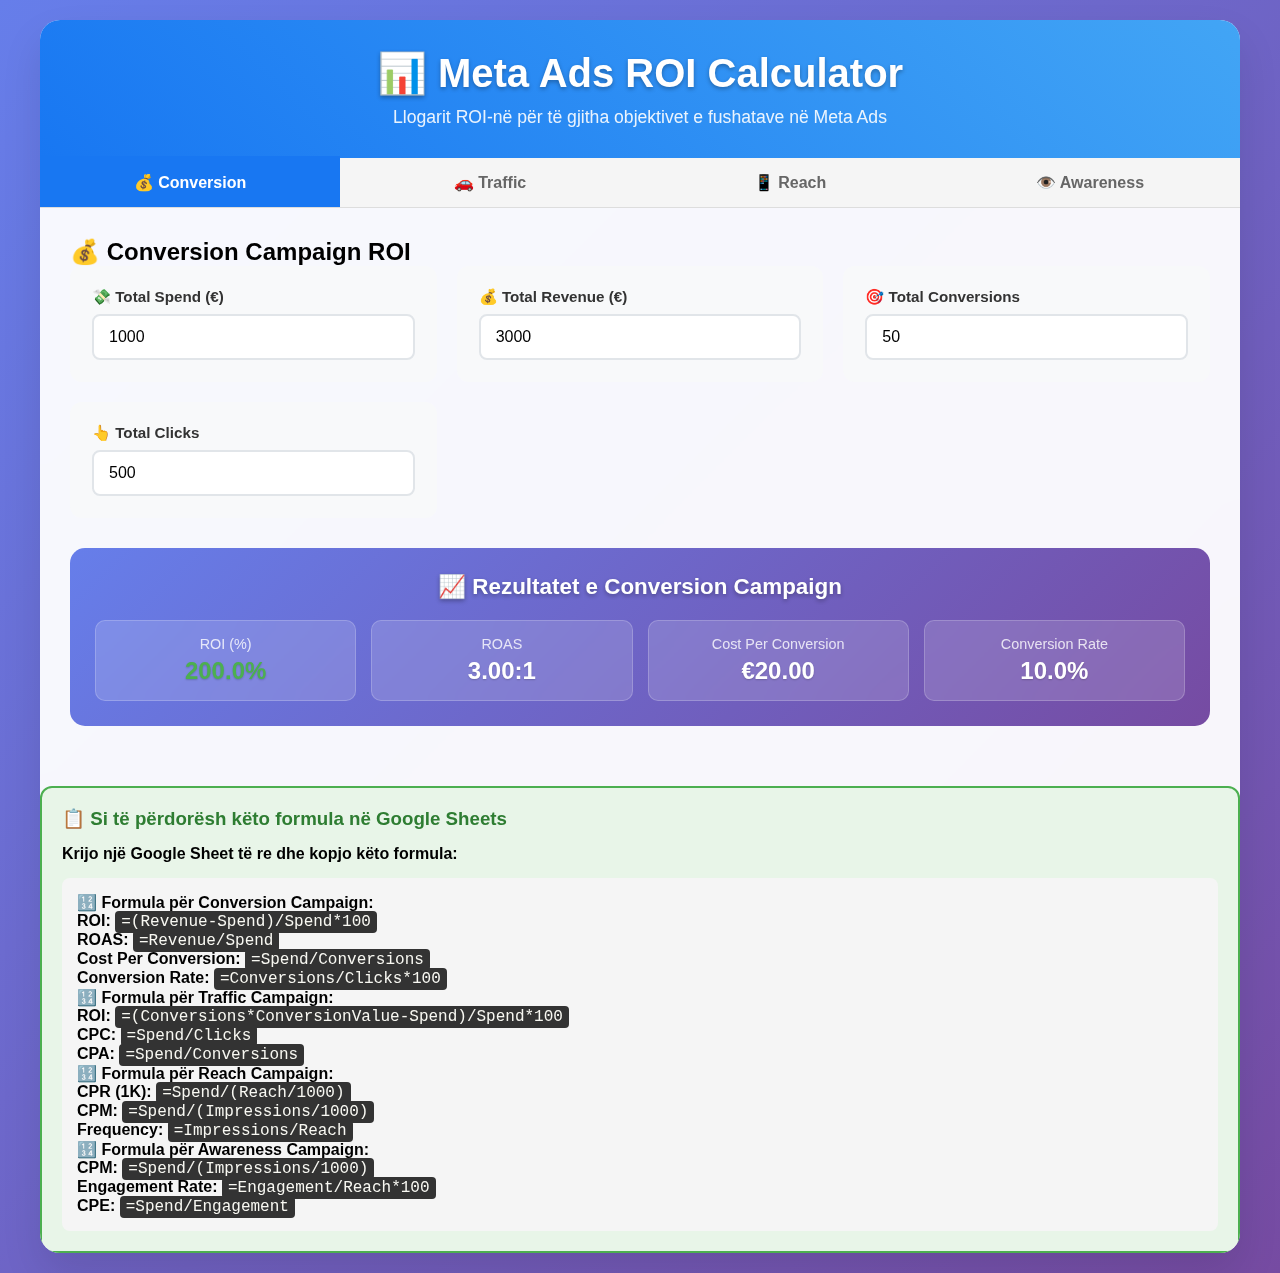
<file: index.html>
<!DOCTYPE html>
<html lang="sq">
<head>
    <meta charset="UTF-8">
    <meta name="viewport" content="width=device-width, initial-scale=1.0">
    <title>Meta Ads ROI Calculator</title>
    <link rel="stylesheet" href="style.css">
</head>
<body>
    <div class="container">
        <div class="header">
            <h1>📊 Meta Ads ROI Calculator</h1>
            <p>Llogarit ROI-në për të gjitha objektivet e fushatave në Meta Ads</p>
        </div>
        
        <div class="tabs">
            <button class="tab active" onclick="showTab('conversion')">💰 Conversion</button>
            <button class="tab" onclick="showTab('traffic')">🚗 Traffic</button>
            <button class="tab" onclick="showTab('reach')">📱 Reach</button>
            <button class="tab" onclick="showTab('awareness')">👁️ Awareness</button>
        </div>
        
        <!-- Conversion Tab -->
        <div id="conversion" class="tab-content active">
            <h2>💰 Conversion Campaign ROI</h2>
            <div class="form-grid">
                <div class="form-group">
                    <label for="conv-spend">💸 Total Spend (€)</label>
                    <input type="number" id="conv-spend" placeholder="1000" oninput="calculateConversionROI()">
                </div>
                <div class="form-group">
                    <label for="conv-revenue">💰 Total Revenue (€)</label>
                    <input type="number" id="conv-revenue" placeholder="3000" oninput="calculateConversionROI()">
                </div>
                <div class="form-group">
                    <label for="conv-conversions">🎯 Total Conversions</label>
                    <input type="number" id="conv-conversions" placeholder="50" oninput="calculateConversionROI()">
                </div>
                <div class="form-group">
                    <label for="conv-clicks">👆 Total Clicks</label>
                    <input type="number" id="conv-clicks" placeholder="500" oninput="calculateConversionROI()">
                </div>
            </div>
            
            <div class="results" id="conv-results">
                <h3>📈 Rezultatet e Conversion Campaign</h3>
                <div class="metrics-grid">
                    <div class="metric">
                        <div class="metric-label">ROI (%)</div>
                        <div class="metric-value" id="conv-roi">0%</div>
                    </div>
                    <div class="metric">
                        <div class="metric-label">ROAS</div>
                        <div class="metric-value" id="conv-roas">0:1</div>
                    </div>
                    <div class="metric">
                        <div class="metric-label">Cost Per Conversion</div>
                        <div class="metric-value" id="conv-cpc">€0</div>
                    </div>
                    <div class="metric">
                        <div class="metric-label">Conversion Rate</div>
                        <div class="metric-value" id="conv-rate">0%</div>
                    </div>
                </div>
            </div>
        </div>
        
        <!-- Traffic Tab -->
        <div id="traffic" class="tab-content">
            <h2>🚗 Traffic Campaign ROI</h2>
            <div class="form-grid">
                <div class="form-group">
                    <label for="traffic-spend">💸 Total Spend (€)</label>
                    <input type="number" id="traffic-spend" placeholder="500" oninput="calculateTrafficROI()">
                </div>
                <div class="form-group">
                    <label for="traffic-clicks">👆 Total Clicks</label>
                    <input type="number" id="traffic-clicks" placeholder="2000" oninput="calculateTrafficROI()">
                </div>
                <div class="form-group">
                    <label for="traffic-conversions">🎯 Conversions from Traffic</label>
                    <input type="number" id="traffic-conversions" placeholder="40" oninput="calculateTrafficROI()">
                </div>
                <div class="form-group">
                    <label for="traffic-value">💰 Average Conversion Value (€)</label>
                    <input type="number" id="traffic-value" placeholder="50" oninput="calculateTrafficROI()">
                </div>
            </div>
            
            <div class="results" id="traffic-results">
                <h3>📈 Rezultatet e Traffic Campaign</h3>
                <div class="metrics-grid">
                    <div class="metric">
                        <div class="metric-label">ROI (%)</div>
                        <div class="metric-value" id="traffic-roi">0%</div>
                    </div>
                    <div class="metric">
                        <div class="metric-label">Cost Per Click</div>
                        <div class="metric-value" id="traffic-cpc">€0</div>
                    </div>
                    <div class="metric">
                        <div class="metric-label">Cost Per Conversion</div>
                        <div class="metric-value" id="traffic-cpa">€0</div>
                    </div>
                    <div class="metric">
                        <div class="metric-label">Conversion Rate</div>
                        <div class="metric-value" id="traffic-rate">0%</div>
                    </div>
                </div>
            </div>
        </div>
        
        <!-- Reach Tab -->
        <div id="reach" class="tab-content">
            <h2>📱 Reach Campaign ROI</h2>
            <div class="form-grid">
                <div class="form-group">
                    <label for="reach-spend">💸 Total Spend (€)</label>
                    <input type="number" id="reach-spend" placeholder="300" oninput="calculateReachROI()">
                </div>
                <div class="form-group">
                    <label for="reach-reach">📱 Total Reach</label>
                    <input type="number" id="reach-reach" placeholder="50000" oninput="calculateReachROI()">
                </div>
                <div class="form-group">
                    <label for="reach-impressions">👀 Total Impressions</label>
                    <input type="number" id="reach-impressions" placeholder="80000" oninput="calculateReachROI()">
                </div>
                <div class="form-group">
                    <label for="reach-ltv">💰 Estimated Customer LTV (€)</label>
                    <input type="number" id="reach-ltv" placeholder="100" oninput="calculateReachROI()">
                </div>
            </div>
            
            <div class="results" id="reach-results">
                <h3>📈 Rezultatet e Reach Campaign</h3>
                <div class="metrics-grid">
                    <div class="metric">
                        <div class="metric-label">Cost Per 1K Reach</div>
                        <div class="metric-value" id="reach-cpr">€0</div>
                    </div>
                    <div class="metric">
                        <div class="metric-label">Cost Per 1K Impressions</div>
                        <div class="metric-value" id="reach-cpm">€0</div>
                    </div>
                    <div class="metric">
                        <div class="metric-label">Frequency</div>
                        <div class="metric-value" id="reach-freq">0</div>
                    </div>
                    <div class="metric">
                        <div class="metric-label">Potential ROI*</div>
                        <div class="metric-value" id="reach-roi">0%</div>
                    </div>
                </div>
            </div>
        </div>
        
        <!-- Awareness Tab -->
        <div id="awareness" class="tab-content">
            <h2>👁️ Brand Awareness ROI</h2>
            <div class="form-grid">
                <div class="form-group">
                    <label for="aware-spend">💸 Total Spend (€)</label>
                    <input type="number" id="aware-spend" placeholder="400" oninput="calculateAwarenessROI()">
                </div>
                <div class="form-group">
                    <label for="aware-impressions">👀 Total Impressions</label>
                    <input type="number" id="aware-impressions" placeholder="100000" oninput="calculateAwarenessROI()">
                </div>
                <div class="form-group">
                    <label for="aware-reach">📱 Total Reach</label>
                    <input type="number" id="aware-reach" placeholder="60000" oninput="calculateAwarenessROI()">
                </div>
                <div class="form-group">
                    <label for="aware-engagement">❤️ Total Engagement</label>
                    <input type="number" id="aware-engagement" placeholder="5000" oninput="calculateAwarenessROI()">
                </div>
            </div>
            
            <div class="results" id="awareness-results">
                <h3>📈 Rezultatet e Brand Awareness</h3>
                <div class="metrics-grid">
                    <div class="metric">
                        <div class="metric-label">Cost Per 1K Impressions</div>
                        <div class="metric-value" id="aware-cpm">€0</div>
                    </div>
                    <div class="metric">
                        <div class="metric-label">Cost Per 1K Reach</div>
                        <div class="metric-value" id="aware-cpr">€0</div>
                    </div>
                    <div class="metric">
                        <div class="metric-label">Engagement Rate</div>
                        <div class="metric-value" id="aware-er">0%</div>
                    </div>
                    <div class="metric">
                        <div class="metric-label">Cost Per Engagement</div>
                        <div class="metric-value" id="aware-cpe">€0</div>
                    </div>
                </div>
            </div>
        </div>
        
        <!-- Google Sheets Instructions -->
        <div class="google-sheets-info">
            <h3>📋 Si të përdorësh këto formula në Google Sheets</h3>
            <p><strong>Krijo një Google Sheet të re dhe kopjo këto formula:</strong></p>
            
            <div class="formula-list">
                <h4>🔢 Formula për Conversion Campaign:</h4>
                <p><strong>ROI:</strong> <code>=(Revenue-Spend)/Spend*100</code></p>
                <p><strong>ROAS:</strong> <code>=Revenue/Spend</code></p>
                <p><strong>Cost Per Conversion:</strong> <code>=Spend/Conversions</code></p>
                <p><strong>Conversion Rate:</strong> <code>=Conversions/Clicks*100</code></p>
                
                <h4>🔢 Formula për Traffic Campaign:</h4>
                <p><strong>ROI:</strong> <code>=(Conversions*ConversionValue-Spend)/Spend*100</code></p>
                <p><strong>CPC:</strong> <code>=Spend/Clicks</code></p>
                <p><strong>CPA:</strong> <code>=Spend/Conversions</code></p>
                
                <h4>🔢 Formula për Reach Campaign:</h4>
                <p><strong>CPR (1K):</strong> <code>=Spend/(Reach/1000)</code></p>
                <p><strong>CPM:</strong> <code>=Spend/(Impressions/1000)</code></p>
                <p><strong>Frequency:</strong> <code>=Impressions/Reach</code></p>
                
                <h4>🔢 Formula për Awareness Campaign:</h4>
                <p><strong>CPM:</strong> <code>=Spend/(Impressions/1000)</code></p>
                <p><strong>Engagement Rate:</strong> <code>=Engagement/Reach*100</code></p>
                <p><strong>CPE:</strong> <code>=Spend/Engagement</code></p>
            </div>
        </div>
    </div>
    
    <script>
        function showTab(tabName) {
            // Hide all tab contents
            const contents = document.querySelectorAll('.tab-content');
            contents.forEach(content => content.classList.remove('active'));
            
            // Remove active class from all tabs
            const tabs = document.querySelectorAll('.tab');
            tabs.forEach(tab => tab.classList.remove('active'));
            
            // Show selected tab content
            document.getElementById(tabName).classList.add('active');
            
            // Add active class to clicked tab
            event.target.classList.add('active');
        }
        
        function calculateConversionROI() {
            const spend = parseFloat(document.getElementById('conv-spend').value) || 0;
            const revenue = parseFloat(document.getElementById('conv-revenue').value) || 0;
            const conversions = parseFloat(document.getElementById('conv-conversions').value) || 0;
            const clicks = parseFloat(document.getElementById('conv-clicks').value) || 0;
            
            const roi = spend > 0 ? ((revenue - spend) / spend * 100) : 0;
            const roas = spend > 0 ? (revenue / spend) : 0;
            const cpc = conversions > 0 ? (spend / conversions) : 0;
            const convRate = clicks > 0 ? (conversions / clicks * 100) : 0;
            
            document.getElementById('conv-roi').textContent = `${roi.toFixed(1)}%`;
            document.getElementById('conv-roas').textContent = `${roas.toFixed(2)}:1`;
            document.getElementById('conv-cpc').textContent = `€${cpc.toFixed(2)}`;
            document.getElementById('conv-rate').textContent = `${convRate.toFixed(1)}%`;
            
            // Color coding
            document.getElementById('conv-roi').className = `metric-value ${roi > 0 ? 'positive' : 'negative'}`;
        }
        
        function calculateTrafficROI() {
            const spend = parseFloat(document.getElementById('traffic-spend').value) || 0;
            const clicks = parseFloat(document.getElementById('traffic-clicks').value) || 0;
            const conversions = parseFloat(document.getElementById('traffic-conversions').value) || 0;
            const convValue = parseFloat(document.getElementById('traffic-value').value) || 0;
            
            const totalValue = conversions * convValue;
            const roi = spend > 0 ? ((totalValue - spend) / spend * 100) : 0;
            const cpc = clicks > 0 ? (spend / clicks) : 0;
            const cpa = conversions > 0 ? (spend / conversions) : 0;
            const convRate = clicks > 0 ? (conversions / clicks * 100) : 0;
            
            document.getElementById('traffic-roi').textContent = `${roi.toFixed(1)}%`;
            document.getElementById('traffic-cpc').textContent = `€${cpc.toFixed(2)}`;
            document.getElementById('traffic-cpa').textContent = `€${cpa.toFixed(2)}`;
            document.getElementById('traffic-rate').textContent = `${convRate.toFixed(1)}%`;
            
            document.getElementById('traffic-roi').className = `metric-value ${roi > 0 ? 'positive' : 'negative'}`;
        }
        
        function calculateReachROI() {
            const spend = parseFloat(document.getElementById('reach-spend').value) || 0;
            const reach = parseFloat(document.getElementById('reach-reach').value) || 0;
            const impressions = parseFloat(document.getElementById('reach-impressions').value) || 0;
            const ltv = parseFloat(document.getElementById('reach-ltv').value) || 0;
            
            const cpr = reach > 0 ? (spend / (reach / 1000)) : 0;
            const cpm = impressions > 0 ? (spend / (impressions / 1000)) : 0;
            const frequency = reach > 0 ? (impressions / reach) : 0;
            
            // Estimated ROI based on 1% conversion rate assumption
            const estimatedConversions = reach * 0.01;
            const estimatedRevenue = estimatedConversions * ltv;
            const potentialROI = spend > 0 ? ((estimatedRevenue - spend) / spend * 100) : 0;
            
            document.getElementById('reach-cpr').textContent = `€${cpr.toFixed(2)}`;
            document.getElementById('reach-cpm').textContent = `€${cpm.toFixed(2)}`;
            document.getElementById('reach-freq').textContent = frequency.toFixed(2);
            document.getElementById('reach-roi').textContent = `${potentialROI.toFixed(1)}%`;
            
            document.getElementById('reach-roi').className = `metric-value ${potentialROI > 0 ? 'positive' : 'negative'}`;
        }
        
        function calculateAwarenessROI() {
            const spend = parseFloat(document.getElementById('aware-spend').value) || 0;
            const impressions = parseFloat(document.getElementById('aware-impressions').value) || 0;
            const reach = parseFloat(document.getElementById('aware-reach').value) || 0;
            const engagement = parseFloat(document.getElementById('aware-engagement').value) || 0;
            
            const cpm = impressions > 0 ? (spend / (impressions / 1000)) : 0;
            const cpr = reach > 0 ? (spend / (reach / 1000)) : 0;
            const engagementRate = reach > 0 ? (engagement / reach * 100) : 0;
            const cpe = engagement > 0 ? (spend / engagement) : 0;
            
            document.getElementById('aware-cpm').textContent = `€${cpm.toFixed(2)}`;
            document.getElementById('aware-cpr').textContent = `€${cpr.toFixed(2)}`;
            document.getElementById('aware-er').textContent = `${engagementRate.toFixed(2)}%`;
            document.getElementById('aware-cpe').textContent = `€${cpe.toFixed(2)}`;
        }
        
        // Initialize with sample calculations
        window.onload = function() {
            // Set sample values
            document.getElementById('conv-spend').value = '1000';
            document.getElementById('conv-revenue').value = '3000';
            document.getElementById('conv-conversions').value = '50';
            document.getElementById('conv-clicks').value = '500';
            calculateConversionROI();
        };
    </script>
    <script src="main.js"></script>
</body>
</html>
</file>
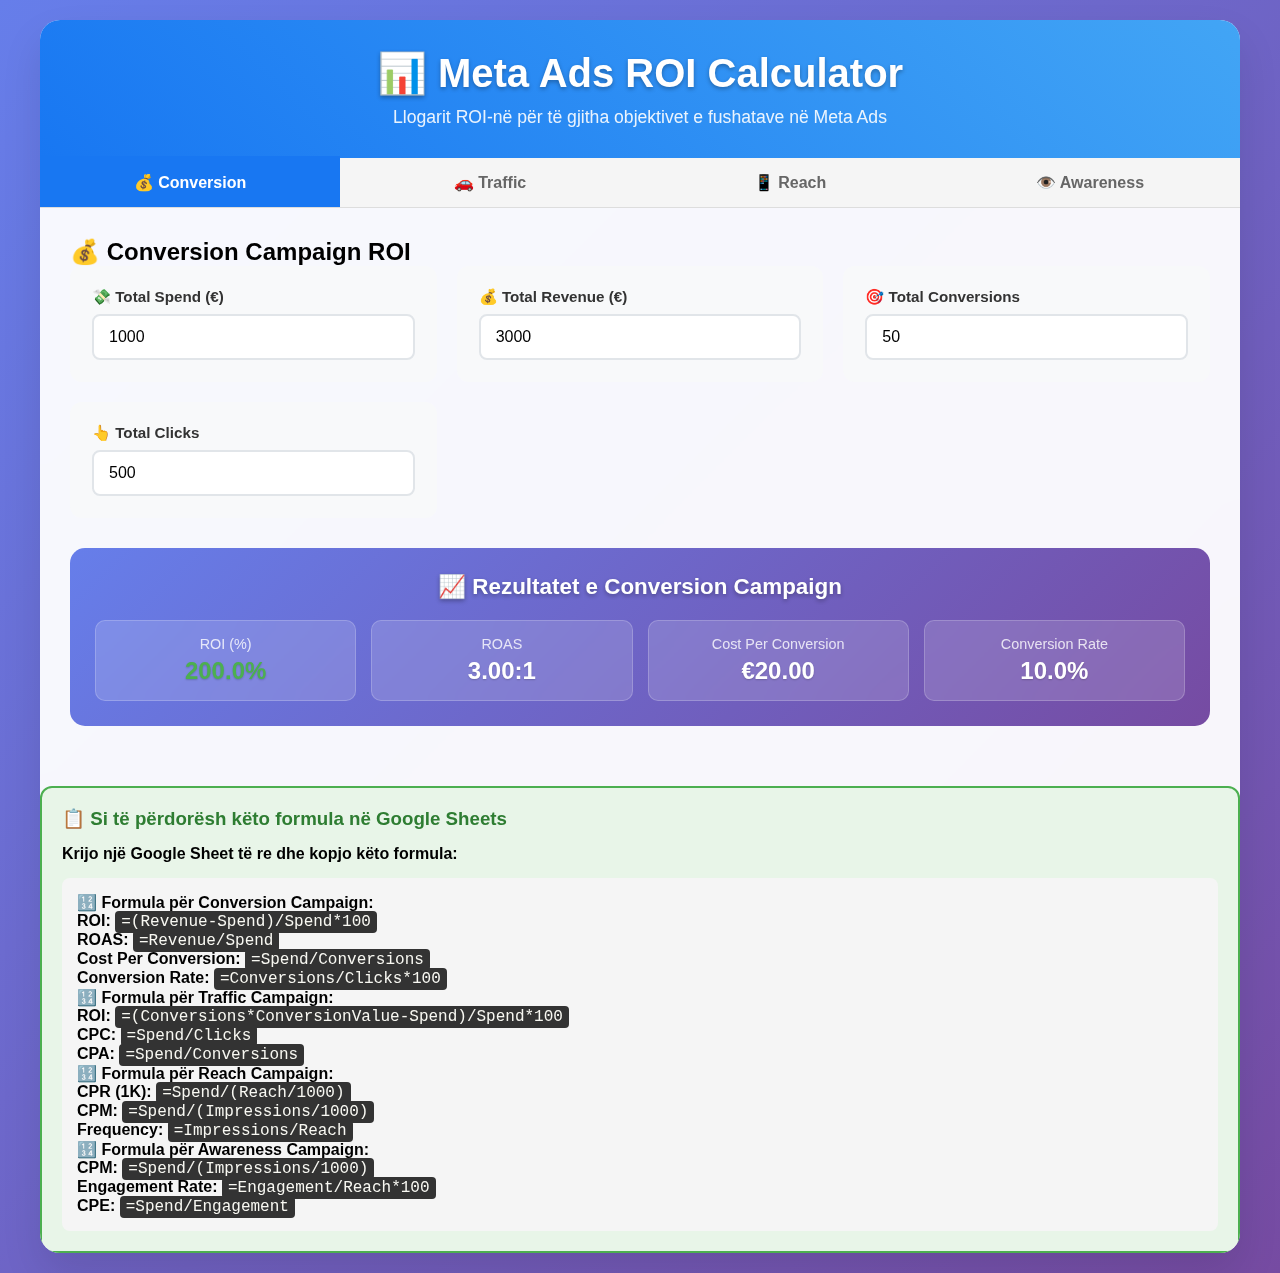
<file: meta_ads_roi_calculator (1).html>
<!DOCTYPE html>
<html lang="sq">
<head>
    <meta charset="UTF-8">
    <meta name="viewport" content="width=device-width, initial-scale=1.0">
    <title>Meta Ads ROI Calculator</title>
    <style>
        * {
            margin: 0;
            padding: 0;
            box-sizing: border-box;
        }
        
        body {
            font-family: 'Segoe UI', Tahoma, Geneva, Verdana, sans-serif;
            background: linear-gradient(135deg, #667eea 0%, #764ba2 100%);
            min-height: 100vh;
            padding: 20px;
        }
        
        .container {
            max-width: 1200px;
            margin: 0 auto;
            background: rgba(255, 255, 255, 0.95);
            backdrop-filter: blur(10px);
            border-radius: 20px;
            box-shadow: 0 20px 40px rgba(0, 0, 0, 0.1);
            overflow: hidden;
        }
        
        .header {
            background: linear-gradient(45deg, #1877f2, #42a5f5);
            color: white;
            padding: 30px;
            text-align: center;
        }
        
        .header h1 {
            font-size: 2.5rem;
            margin-bottom: 10px;
            text-shadow: 0 2px 4px rgba(0, 0, 0, 0.3);
        }
        
        .header p {
            font-size: 1.1rem;
            opacity: 0.9;
        }
        
        .tabs {
            display: flex;
            background: #f5f5f5;
            border-bottom: 1px solid #ddd;
        }
        
        .tab {
            flex: 1;
            padding: 15px 20px;
            text-align: center;
            background: none;
            border: none;
            cursor: pointer;
            font-size: 1rem;
            font-weight: 600;
            transition: all 0.3s ease;
            color: #666;
        }
        
        .tab.active {
            background: #1877f2;
            color: white;
            box-shadow: 0 -2px 0 #1877f2;
        }
        
        .tab:hover:not(.active) {
            background: #e8f4fd;
            color: #1877f2;
        }
        
        .tab-content {
            display: none;
            padding: 30px;
        }
        
        .tab-content.active {
            display: block;
        }
        
        .form-grid {
            display: grid;
            grid-template-columns: repeat(auto-fit, minmax(280px, 1fr));
            gap: 20px;
            margin-bottom: 30px;
        }
        
        .form-group {
            background: #f8f9fa;
            padding: 20px;
            border-radius: 12px;
            border: 2px solid transparent;
            transition: all 0.3s ease;
        }
        
        .form-group:hover {
            border-color: #1877f2;
            transform: translateY(-2px);
            box-shadow: 0 5px 15px rgba(24, 119, 242, 0.1);
        }
        
        .form-group label {
            display: block;
            margin-bottom: 8px;
            font-weight: 600;
            color: #333;
            font-size: 0.95rem;
        }
        
        .form-group input {
            width: 100%;
            padding: 12px 15px;
            border: 2px solid #e1e5e9;
            border-radius: 8px;
            font-size: 1rem;
            transition: all 0.3s ease;
            background: white;
        }
        
        .form-group input:focus {
            outline: none;
            border-color: #1877f2;
            box-shadow: 0 0 0 3px rgba(24, 119, 242, 0.1);
        }
        
        .results {
            background: linear-gradient(135deg, #667eea 0%, #764ba2 100%);
            padding: 25px;
            border-radius: 15px;
            margin-top: 20px;
            color: white;
        }
        
        .results h3 {
            font-size: 1.4rem;
            margin-bottom: 20px;
            text-align: center;
            text-shadow: 0 2px 4px rgba(0, 0, 0, 0.3);
        }
        
        .metrics-grid {
            display: grid;
            grid-template-columns: repeat(auto-fit, minmax(200px, 1fr));
            gap: 15px;
        }
        
        .metric {
            background: rgba(255, 255, 255, 0.15);
            backdrop-filter: blur(10px);
            padding: 15px;
            border-radius: 10px;
            text-align: center;
            border: 1px solid rgba(255, 255, 255, 0.2);
        }
        
        .metric-label {
            font-size: 0.9rem;
            opacity: 0.8;
            margin-bottom: 5px;
        }
        
        .metric-value {
            font-size: 1.5rem;
            font-weight: bold;
            text-shadow: 0 1px 2px rgba(0, 0, 0, 0.2);
        }
        
        .positive {
            color: #4caf50;
        }
        
        .negative {
            color: #f44336;
        }
        
        .google-sheets-info {
            background: #e8f5e8;
            border: 2px solid #4caf50;
            border-radius: 12px;
            padding: 20px;
            margin-top: 30px;
        }
        
        .google-sheets-info h3 {
            color: #2e7d32;
            margin-bottom: 15px;
        }
        
        .formula-list {
            background: #f5f5f5;
            padding: 15px;
            border-radius: 8px;
            margin-top: 15px;
        }
        
        .formula-list code {
            background: #333;
            color: #f8f8f2;
            padding: 2px 6px;
            border-radius: 4px;
            font-family: 'Courier New', monospace;
        }
        
        @media (max-width: 768px) {
            .tabs {
                flex-direction: column;
            }
            
            .header h1 {
                font-size: 2rem;
            }
            
            .form-grid {
                grid-template-columns: 1fr;
            }
            
            .metrics-grid {
                grid-template-columns: 1fr;
            }
        }
        
        .animate-pulse {
            animation: pulse 2s infinite;
        }
        
        @keyframes pulse {
            0%, 100% { opacity: 1; }
            50% { opacity: 0.7; }
        }
    </style>
</head>
<body>
    <div class="container">
        <div class="header">
            <h1>📊 Meta Ads ROI Calculator</h1>
            <p>Llogarit ROI-në për të gjitha objektivet e fushatave në Meta Ads</p>
        </div>
        
        <div class="tabs">
            <button class="tab active" onclick="showTab('conversion')">💰 Conversion</button>
            <button class="tab" onclick="showTab('traffic')">🚗 Traffic</button>
            <button class="tab" onclick="showTab('reach')">📱 Reach</button>
            <button class="tab" onclick="showTab('awareness')">👁️ Awareness</button>
        </div>
        
        <!-- Conversion Tab -->
        <div id="conversion" class="tab-content active">
            <h2>💰 Conversion Campaign ROI</h2>
            <div class="form-grid">
                <div class="form-group">
                    <label for="conv-spend">💸 Total Spend (€)</label>
                    <input type="number" id="conv-spend" placeholder="1000" oninput="calculateConversionROI()">
                </div>
                <div class="form-group">
                    <label for="conv-revenue">💰 Total Revenue (€)</label>
                    <input type="number" id="conv-revenue" placeholder="3000" oninput="calculateConversionROI()">
                </div>
                <div class="form-group">
                    <label for="conv-conversions">🎯 Total Conversions</label>
                    <input type="number" id="conv-conversions" placeholder="50" oninput="calculateConversionROI()">
                </div>
                <div class="form-group">
                    <label for="conv-clicks">👆 Total Clicks</label>
                    <input type="number" id="conv-clicks" placeholder="500" oninput="calculateConversionROI()">
                </div>
            </div>
            
            <div class="results" id="conv-results">
                <h3>📈 Rezultatet e Conversion Campaign</h3>
                <div class="metrics-grid">
                    <div class="metric">
                        <div class="metric-label">ROI (%)</div>
                        <div class="metric-value" id="conv-roi">0%</div>
                    </div>
                    <div class="metric">
                        <div class="metric-label">ROAS</div>
                        <div class="metric-value" id="conv-roas">0:1</div>
                    </div>
                    <div class="metric">
                        <div class="metric-label">Cost Per Conversion</div>
                        <div class="metric-value" id="conv-cpc">€0</div>
                    </div>
                    <div class="metric">
                        <div class="metric-label">Conversion Rate</div>
                        <div class="metric-value" id="conv-rate">0%</div>
                    </div>
                </div>
            </div>
        </div>
        
        <!-- Traffic Tab -->
        <div id="traffic" class="tab-content">
            <h2>🚗 Traffic Campaign ROI</h2>
            <div class="form-grid">
                <div class="form-group">
                    <label for="traffic-spend">💸 Total Spend (€)</label>
                    <input type="number" id="traffic-spend" placeholder="500" oninput="calculateTrafficROI()">
                </div>
                <div class="form-group">
                    <label for="traffic-clicks">👆 Total Clicks</label>
                    <input type="number" id="traffic-clicks" placeholder="2000" oninput="calculateTrafficROI()">
                </div>
                <div class="form-group">
                    <label for="traffic-conversions">🎯 Conversions from Traffic</label>
                    <input type="number" id="traffic-conversions" placeholder="40" oninput="calculateTrafficROI()">
                </div>
                <div class="form-group">
                    <label for="traffic-value">💰 Average Conversion Value (€)</label>
                    <input type="number" id="traffic-value" placeholder="50" oninput="calculateTrafficROI()">
                </div>
            </div>
            
            <div class="results" id="traffic-results">
                <h3>📈 Rezultatet e Traffic Campaign</h3>
                <div class="metrics-grid">
                    <div class="metric">
                        <div class="metric-label">ROI (%)</div>
                        <div class="metric-value" id="traffic-roi">0%</div>
                    </div>
                    <div class="metric">
                        <div class="metric-label">Cost Per Click</div>
                        <div class="metric-value" id="traffic-cpc">€0</div>
                    </div>
                    <div class="metric">
                        <div class="metric-label">Cost Per Conversion</div>
                        <div class="metric-value" id="traffic-cpa">€0</div>
                    </div>
                    <div class="metric">
                        <div class="metric-label">Conversion Rate</div>
                        <div class="metric-value" id="traffic-rate">0%</div>
                    </div>
                </div>
            </div>
        </div>
        
        <!-- Reach Tab -->
        <div id="reach" class="tab-content">
            <h2>📱 Reach Campaign ROI</h2>
            <div class="form-grid">
                <div class="form-group">
                    <label for="reach-spend">💸 Total Spend (€)</label>
                    <input type="number" id="reach-spend" placeholder="300" oninput="calculateReachROI()">
                </div>
                <div class="form-group">
                    <label for="reach-reach">📱 Total Reach</label>
                    <input type="number" id="reach-reach" placeholder="50000" oninput="calculateReachROI()">
                </div>
                <div class="form-group">
                    <label for="reach-impressions">👀 Total Impressions</label>
                    <input type="number" id="reach-impressions" placeholder="80000" oninput="calculateReachROI()">
                </div>
                <div class="form-group">
                    <label for="reach-ltv">💰 Estimated Customer LTV (€)</label>
                    <input type="number" id="reach-ltv" placeholder="100" oninput="calculateReachROI()">
                </div>
            </div>
            
            <div class="results" id="reach-results">
                <h3>📈 Rezultatet e Reach Campaign</h3>
                <div class="metrics-grid">
                    <div class="metric">
                        <div class="metric-label">Cost Per 1K Reach</div>
                        <div class="metric-value" id="reach-cpr">€0</div>
                    </div>
                    <div class="metric">
                        <div class="metric-label">Cost Per 1K Impressions</div>
                        <div class="metric-value" id="reach-cpm">€0</div>
                    </div>
                    <div class="metric">
                        <div class="metric-label">Frequency</div>
                        <div class="metric-value" id="reach-freq">0</div>
                    </div>
                    <div class="metric">
                        <div class="metric-label">Potential ROI*</div>
                        <div class="metric-value" id="reach-roi">0%</div>
                    </div>
                </div>
            </div>
        </div>
        
        <!-- Awareness Tab -->
        <div id="awareness" class="tab-content">
            <h2>👁️ Brand Awareness ROI</h2>
            <div class="form-grid">
                <div class="form-group">
                    <label for="aware-spend">💸 Total Spend (€)</label>
                    <input type="number" id="aware-spend" placeholder="400" oninput="calculateAwarenessROI()">
                </div>
                <div class="form-group">
                    <label for="aware-impressions">👀 Total Impressions</label>
                    <input type="number" id="aware-impressions" placeholder="100000" oninput="calculateAwarenessROI()">
                </div>
                <div class="form-group">
                    <label for="aware-reach">📱 Total Reach</label>
                    <input type="number" id="aware-reach" placeholder="60000" oninput="calculateAwarenessROI()">
                </div>
                <div class="form-group">
                    <label for="aware-engagement">❤️ Total Engagement</label>
                    <input type="number" id="aware-engagement" placeholder="5000" oninput="calculateAwarenessROI()">
                </div>
            </div>
            
            <div class="results" id="awareness-results">
                <h3>📈 Rezultatet e Brand Awareness</h3>
                <div class="metrics-grid">
                    <div class="metric">
                        <div class="metric-label">Cost Per 1K Impressions</div>
                        <div class="metric-value" id="aware-cpm">€0</div>
                    </div>
                    <div class="metric">
                        <div class="metric-label">Cost Per 1K Reach</div>
                        <div class="metric-value" id="aware-cpr">€0</div>
                    </div>
                    <div class="metric">
                        <div class="metric-label">Engagement Rate</div>
                        <div class="metric-value" id="aware-er">0%</div>
                    </div>
                    <div class="metric">
                        <div class="metric-label">Cost Per Engagement</div>
                        <div class="metric-value" id="aware-cpe">€0</div>
                    </div>
                </div>
            </div>
        </div>
        
        <!-- Google Sheets Instructions -->
        <div class="google-sheets-info">
            <h3>📋 Si të përdorësh këto formula në Google Sheets</h3>
            <p><strong>Krijo një Google Sheet të re dhe kopjo këto formula:</strong></p>
            
            <div class="formula-list">
                <h4>🔢 Formula për Conversion Campaign:</h4>
                <p><strong>ROI:</strong> <code>=(Revenue-Spend)/Spend*100</code></p>
                <p><strong>ROAS:</strong> <code>=Revenue/Spend</code></p>
                <p><strong>Cost Per Conversion:</strong> <code>=Spend/Conversions</code></p>
                <p><strong>Conversion Rate:</strong> <code>=Conversions/Clicks*100</code></p>
                
                <h4>🔢 Formula për Traffic Campaign:</h4>
                <p><strong>ROI:</strong> <code>=(Conversions*ConversionValue-Spend)/Spend*100</code></p>
                <p><strong>CPC:</strong> <code>=Spend/Clicks</code></p>
                <p><strong>CPA:</strong> <code>=Spend/Conversions</code></p>
                
                <h4>🔢 Formula për Reach Campaign:</h4>
                <p><strong>CPR (1K):</strong> <code>=Spend/(Reach/1000)</code></p>
                <p><strong>CPM:</strong> <code>=Spend/(Impressions/1000)</code></p>
                <p><strong>Frequency:</strong> <code>=Impressions/Reach</code></p>
                
                <h4>🔢 Formula për Awareness Campaign:</h4>
                <p><strong>CPM:</strong> <code>=Spend/(Impressions/1000)</code></p>
                <p><strong>Engagement Rate:</strong> <code>=Engagement/Reach*100</code></p>
                <p><strong>CPE:</strong> <code>=Spend/Engagement</code></p>
            </div>
        </div>
    </div>
    
    <script>
        function showTab(tabName) {
            // Hide all tab contents
            const contents = document.querySelectorAll('.tab-content');
            contents.forEach(content => content.classList.remove('active'));
            
            // Remove active class from all tabs
            const tabs = document.querySelectorAll('.tab');
            tabs.forEach(tab => tab.classList.remove('active'));
            
            // Show selected tab content
            document.getElementById(tabName).classList.add('active');
            
            // Add active class to clicked tab
            event.target.classList.add('active');
        }
        
        function calculateConversionROI() {
            const spend = parseFloat(document.getElementById('conv-spend').value) || 0;
            const revenue = parseFloat(document.getElementById('conv-revenue').value) || 0;
            const conversions = parseFloat(document.getElementById('conv-conversions').value) || 0;
            const clicks = parseFloat(document.getElementById('conv-clicks').value) || 0;
            
            const roi = spend > 0 ? ((revenue - spend) / spend * 100) : 0;
            const roas = spend > 0 ? (revenue / spend) : 0;
            const cpc = conversions > 0 ? (spend / conversions) : 0;
            const convRate = clicks > 0 ? (conversions / clicks * 100) : 0;
            
            document.getElementById('conv-roi').textContent = `${roi.toFixed(1)}%`;
            document.getElementById('conv-roas').textContent = `${roas.toFixed(2)}:1`;
            document.getElementById('conv-cpc').textContent = `€${cpc.toFixed(2)}`;
            document.getElementById('conv-rate').textContent = `${convRate.toFixed(1)}%`;
            
            // Color coding
            document.getElementById('conv-roi').className = `metric-value ${roi > 0 ? 'positive' : 'negative'}`;
        }
        
        function calculateTrafficROI() {
            const spend = parseFloat(document.getElementById('traffic-spend').value) || 0;
            const clicks = parseFloat(document.getElementById('traffic-clicks').value) || 0;
            const conversions = parseFloat(document.getElementById('traffic-conversions').value) || 0;
            const convValue = parseFloat(document.getElementById('traffic-value').value) || 0;
            
            const totalValue = conversions * convValue;
            const roi = spend > 0 ? ((totalValue - spend) / spend * 100) : 0;
            const cpc = clicks > 0 ? (spend / clicks) : 0;
            const cpa = conversions > 0 ? (spend / conversions) : 0;
            const convRate = clicks > 0 ? (conversions / clicks * 100) : 0;
            
            document.getElementById('traffic-roi').textContent = `${roi.toFixed(1)}%`;
            document.getElementById('traffic-cpc').textContent = `€${cpc.toFixed(2)}`;
            document.getElementById('traffic-cpa').textContent = `€${cpa.toFixed(2)}`;
            document.getElementById('traffic-rate').textContent = `${convRate.toFixed(1)}%`;
            
            document.getElementById('traffic-roi').className = `metric-value ${roi > 0 ? 'positive' : 'negative'}`;
        }
        
        function calculateReachROI() {
            const spend = parseFloat(document.getElementById('reach-spend').value) || 0;
            const reach = parseFloat(document.getElementById('reach-reach').value) || 0;
            const impressions = parseFloat(document.getElementById('reach-impressions').value) || 0;
            const ltv = parseFloat(document.getElementById('reach-ltv').value) || 0;
            
            const cpr = reach > 0 ? (spend / (reach / 1000)) : 0;
            const cpm = impressions > 0 ? (spend / (impressions / 1000)) : 0;
            const frequency = reach > 0 ? (impressions / reach) : 0;
            
            // Estimated ROI based on 1% conversion rate assumption
            const estimatedConversions = reach * 0.01;
            const estimatedRevenue = estimatedConversions * ltv;
            const potentialROI = spend > 0 ? ((estimatedRevenue - spend) / spend * 100) : 0;
            
            document.getElementById('reach-cpr').textContent = `€${cpr.toFixed(2)}`;
            document.getElementById('reach-cpm').textContent = `€${cpm.toFixed(2)}`;
            document.getElementById('reach-freq').textContent = frequency.toFixed(2);
            document.getElementById('reach-roi').textContent = `${potentialROI.toFixed(1)}%`;
            
            document.getElementById('reach-roi').className = `metric-value ${potentialROI > 0 ? 'positive' : 'negative'}`;
        }
        
        function calculateAwarenessROI() {
            const spend = parseFloat(document.getElementById('aware-spend').value) || 0;
            const impressions = parseFloat(document.getElementById('aware-impressions').value) || 0;
            const reach = parseFloat(document.getElementById('aware-reach').value) || 0;
            const engagement = parseFloat(document.getElementById('aware-engagement').value) || 0;
            
            const cpm = impressions > 0 ? (spend / (impressions / 1000)) : 0;
            const cpr = reach > 0 ? (spend / (reach / 1000)) : 0;
            const engagementRate = reach > 0 ? (engagement / reach * 100) : 0;
            const cpe = engagement > 0 ? (spend / engagement) : 0;
            
            document.getElementById('aware-cpm').textContent = `€${cpm.toFixed(2)}`;
            document.getElementById('aware-cpr').textContent = `€${cpr.toFixed(2)}`;
            document.getElementById('aware-er').textContent = `${engagementRate.toFixed(2)}%`;
            document.getElementById('aware-cpe').textContent = `€${cpe.toFixed(2)}`;
        }
        
        // Initialize with sample calculations
        window.onload = function() {
            // Set sample values
            document.getElementById('conv-spend').value = '1000';
            document.getElementById('conv-revenue').value = '3000';
            document.getElementById('conv-conversions').value = '50';
            document.getElementById('conv-clicks').value = '500';
            calculateConversionROI();
        };
    </script>
</body>
</html>
</file>
<file: style.css>
* {
            margin: 0;
            padding: 0;
            box-sizing: border-box;
        }
        
        body {
            font-family: 'Segoe UI', Tahoma, Geneva, Verdana, sans-serif;
            background: linear-gradient(135deg, #667eea 0%, #764ba2 100%);
            min-height: 100vh;
            padding: 20px;
        }
        
        .container {
            max-width: 1200px;
            margin: 0 auto;
            background: rgba(255, 255, 255, 0.95);
            backdrop-filter: blur(10px);
            border-radius: 20px;
            box-shadow: 0 20px 40px rgba(0, 0, 0, 0.1);
            overflow: hidden;
        }
        
        .header {
            background: linear-gradient(45deg, #1877f2, #42a5f5);
            color: white;
            padding: 30px;
            text-align: center;
        }
        
        .header h1 {
            font-size: 2.5rem;
            margin-bottom: 10px;
            text-shadow: 0 2px 4px rgba(0, 0, 0, 0.3);
        }
        
        .header p {
            font-size: 1.1rem;
            opacity: 0.9;
        }
        
        .tabs {
            display: flex;
            background: #f5f5f5;
            border-bottom: 1px solid #ddd;
        }
        
        .tab {
            flex: 1;
            padding: 15px 20px;
            text-align: center;
            background: none;
            border: none;
            cursor: pointer;
            font-size: 1rem;
            font-weight: 600;
            transition: all 0.3s ease;
            color: #666;
        }
        
        .tab.active {
            background: #1877f2;
            color: white;
            box-shadow: 0 -2px 0 #1877f2;
        }
        
        .tab:hover:not(.active) {
            background: #e8f4fd;
            color: #1877f2;
        }
        
        .tab-content {
            display: none;
            padding: 30px;
        }
        
        .tab-content.active {
            display: block;
        }
        
        .form-grid {
            display: grid;
            grid-template-columns: repeat(auto-fit, minmax(280px, 1fr));
            gap: 20px;
            margin-bottom: 30px;
        }
        
        .form-group {
            background: #f8f9fa;
            padding: 20px;
            border-radius: 12px;
            border: 2px solid transparent;
            transition: all 0.3s ease;
        }
        
        .form-group:hover {
            border-color: #1877f2;
            transform: translateY(-2px);
            box-shadow: 0 5px 15px rgba(24, 119, 242, 0.1);
        }
        
        .form-group label {
            display: block;
            margin-bottom: 8px;
            font-weight: 600;
            color: #333;
            font-size: 0.95rem;
        }
        
        .form-group input {
            width: 100%;
            padding: 12px 15px;
            border: 2px solid #e1e5e9;
            border-radius: 8px;
            font-size: 1rem;
            transition: all 0.3s ease;
            background: white;
        }
        
        .form-group input:focus {
            outline: none;
            border-color: #1877f2;
            box-shadow: 0 0 0 3px rgba(24, 119, 242, 0.1);
        }
        
        .results {
            background: linear-gradient(135deg, #667eea 0%, #764ba2 100%);
            padding: 25px;
            border-radius: 15px;
            margin-top: 20px;
            color: white;
        }
        
        .results h3 {
            font-size: 1.4rem;
            margin-bottom: 20px;
            text-align: center;
            text-shadow: 0 2px 4px rgba(0, 0, 0, 0.3);
        }
        
        .metrics-grid {
            display: grid;
            grid-template-columns: repeat(auto-fit, minmax(200px, 1fr));
            gap: 15px;
        }
        
        .metric {
            background: rgba(255, 255, 255, 0.15);
            backdrop-filter: blur(10px);
            padding: 15px;
            border-radius: 10px;
            text-align: center;
            border: 1px solid rgba(255, 255, 255, 0.2);
        }
        
        .metric-label {
            font-size: 0.9rem;
            opacity: 0.8;
            margin-bottom: 5px;
        }
        
        .metric-value {
            font-size: 1.5rem;
            font-weight: bold;
            text-shadow: 0 1px 2px rgba(0, 0, 0, 0.2);
        }
        
        .positive {
            color: #4caf50;
        }
        
        .negative {
            color: #f44336;
        }
        
        .google-sheets-info {
            background: #e8f5e8;
            border: 2px solid #4caf50;
            border-radius: 12px;
            padding: 20px;
            margin-top: 30px;
        }
        
        .google-sheets-info h3 {
            color: #2e7d32;
            margin-bottom: 15px;
        }
        
        .formula-list {
            background: #f5f5f5;
            padding: 15px;
            border-radius: 8px;
            margin-top: 15px;
        }
        
        .formula-list code {
            background: #333;
            color: #f8f8f2;
            padding: 2px 6px;
            border-radius: 4px;
            font-family: 'Courier New', monospace;
        }
        
        @media (max-width: 768px) {
            .tabs {
                flex-direction: column;
            }
            
            .header h1 {
                font-size: 2rem;
            }
            
            .form-grid {
                grid-template-columns: 1fr;
            }
            
            .metrics-grid {
                grid-template-columns: 1fr;
            }
        }
        
        .animate-pulse {
            animation: pulse 2s infinite;
        }
        
        @keyframes pulse {
            0%, 100% { opacity: 1; }
            50% { opacity: 0.7; }
        }
</file>
